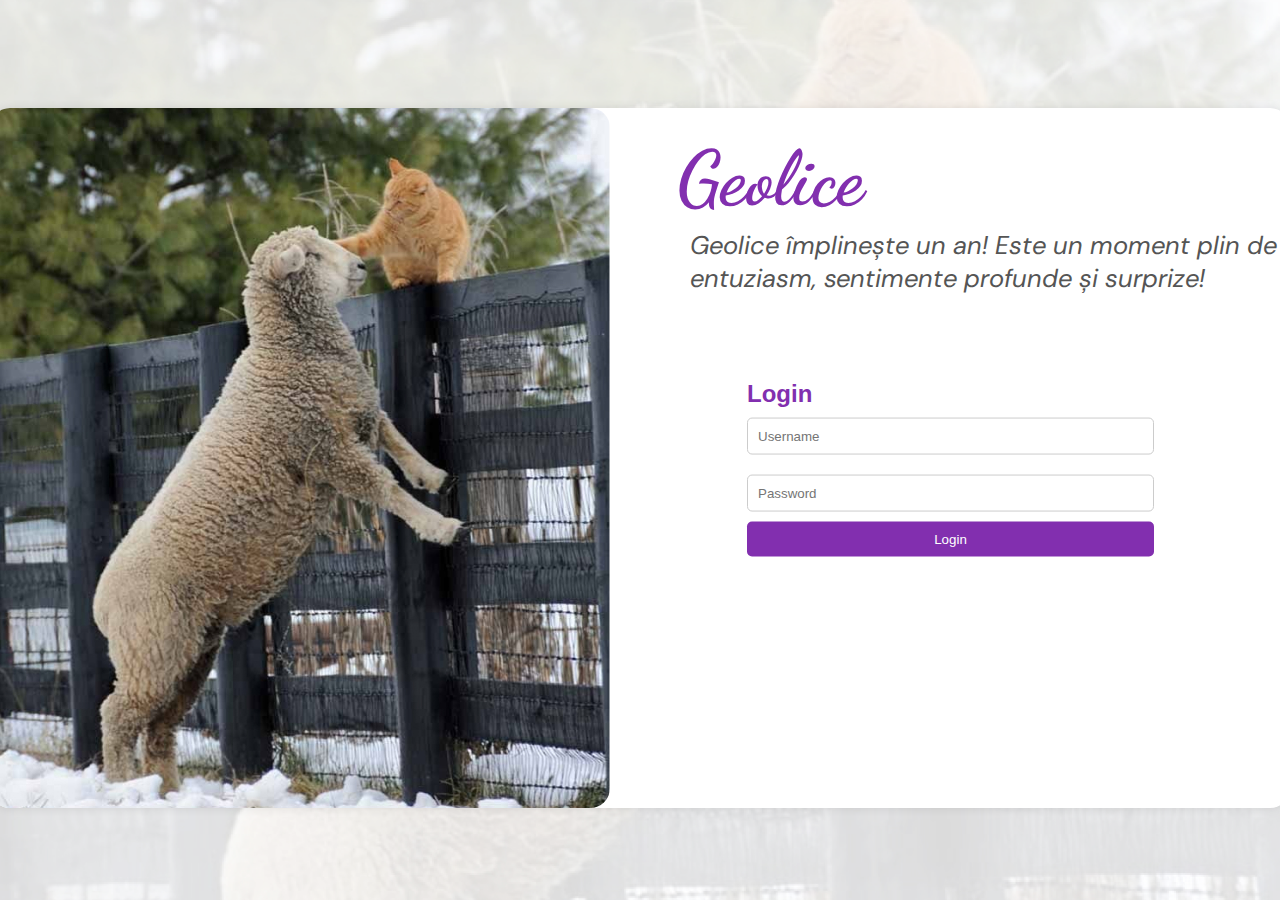
<file: index.html>
<!DOCTYPE html>
<html lang="en">
<head>
  <meta charset="UTF-8">
  <meta name="viewport" content="width=device-width, initial-scale=1.0">
  <title>Welcome to Geolice</title>
  <link rel="shortcut icon" type="image/x-icon" href="favicon.ico?">
  <link rel="stylesheet" href="style.css"> <!-- Link to external CSS -->
  <link href="https://fonts.googleapis.com/css2?family=Dancing+Script:wght@400;700&display=swap" rel="stylesheet">
  <link href="https://fonts.googleapis.com/css2?family=DM+Sans:wght@400;500;700&family=Poppins:wght@400;500;700&display=swap" rel="stylesheet">
</head>
<body>
  <div class="login-container">
    <div class="custom-text">Geolice</div>
    <p class="subtitle-text">Geolice împlinește un an! Este un moment plin de entuziasm, sentimente profunde și surprize!</p>
    <img src="loginpic.jpg" alt="Overlapping" class="overlap-image">
    <form id="loginForm">
      <h2 class="login-title">Login</h2>
      <input type="text" id="username" placeholder="Username" required>
      <input type="password" id="password" placeholder="Password" required>
      <button type="submit">Login</button>
    </form>
    <p id="message" style="color: red;"></p>
  </div>
  <script src="script.js"></script>
</body>
</html>
</file>
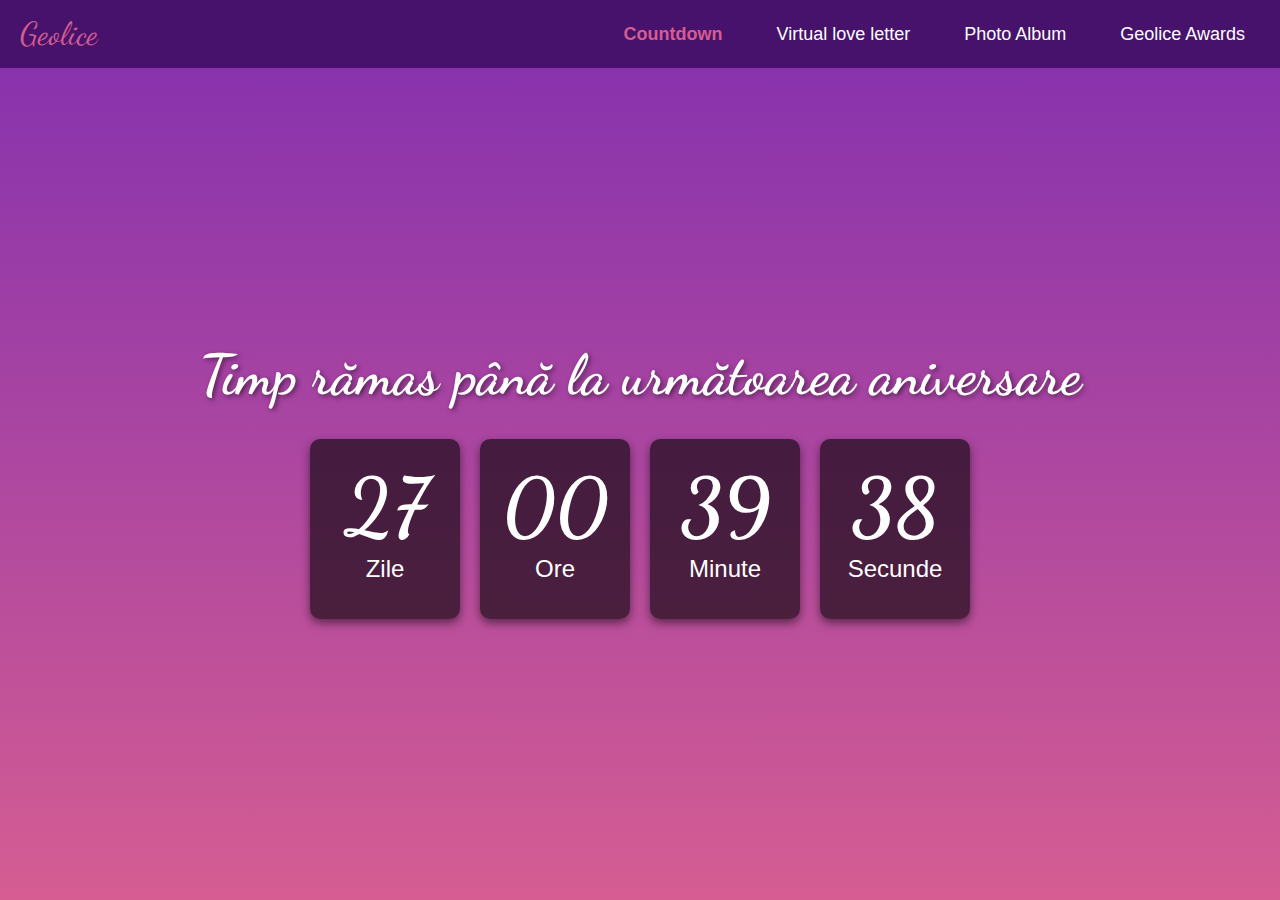
<file: countdown.html>
<!DOCTYPE html>
<html lang="en">
<head>
  <meta charset="UTF-8">
  <meta name="viewport" content="width=device-width, initial-scale=1.0">
  <title>Countdown to our Anniversary</title>
  <link rel="shortcut icon" type="image/x-icon" href="favicon.ico?">
  <link rel="stylesheet" href="countdown.css">
  <link href="https://fonts.googleapis.com/css2?family=Dancing+Script:wght@400;700&display=swap" rel="stylesheet">
</head>
<body>
  <header class="navbar">
    <div class="navbar-left">
      <span class="brand-name">Geolice</span>
    </div>
    <div class="navbar-right">
      <a href="countdown.html" class="active">Countdown</a>
      <a href="letter.html">Virtual love letter</a>
      <a href="photo-album.html">Photo Album</a>
      <a href="awards.html">Geolice Awards</a>
    </div>
  </header>

  <main class="countdown-section">
    <div id="countdown-title" class="title">Timp rămas până la următoarea aniversare</div>
    <div class="countdown">
      <div class="time-box">
        <div class="flip">
          <span id="days" class="number">00</span>
        </div>
        <span class="label">Zile</span>
      </div>
      <div class="time-box">
        <div class="flip">
          <span id="hours" class="number">00</span>
        </div>
        <span class="label">Ore</span>
      </div>
      <div class="time-box">
        <div class="flip">
          <span id="minutes" class="number">00</span>
        </div>
        <span class="label">Minute</span>
      </div>
      <div class="time-box">
        <div class="flip">
          <span id="seconds" class="number">00</span>
        </div>
        <span class="label">Secunde</span>
      </div>
    </div>
    <div id="countdown-message" class="countdown-message"></div>
  </main>

  <script src="countdown.js"></script>
</body>
</html>
</file>
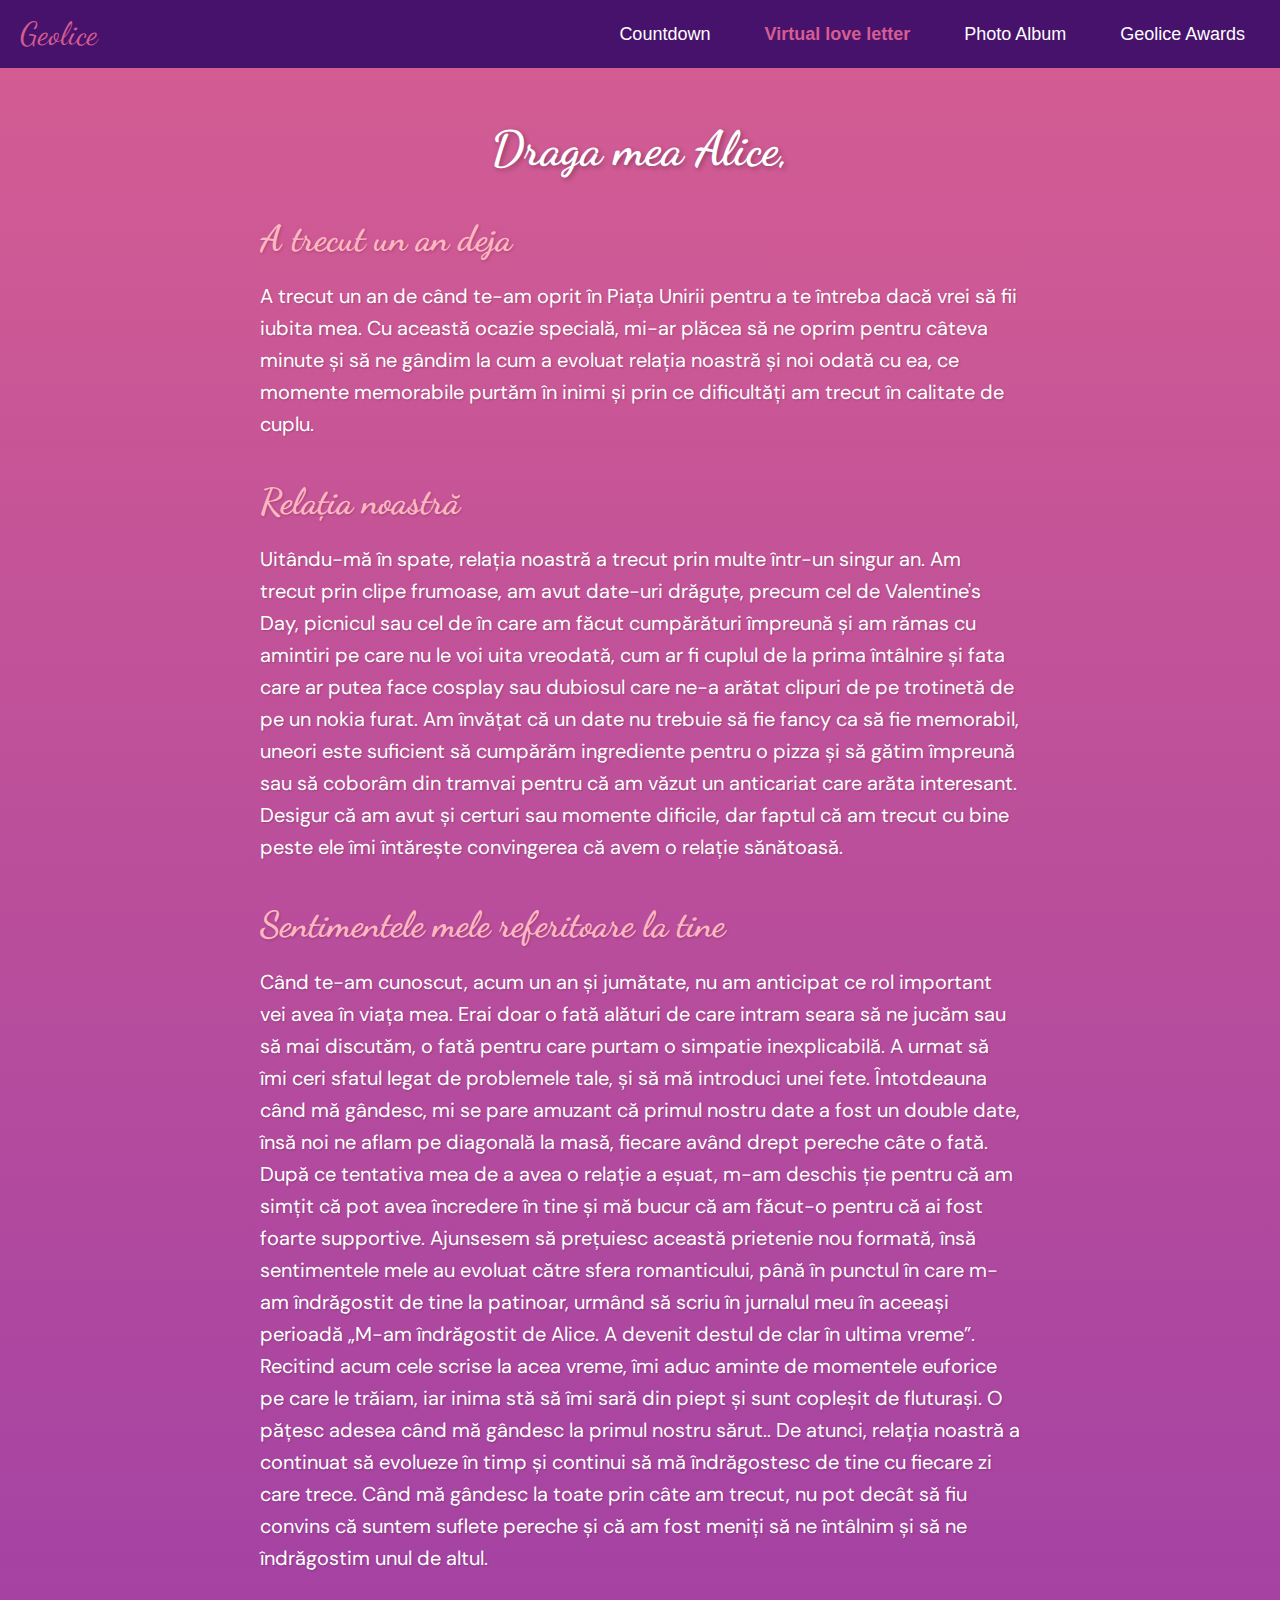
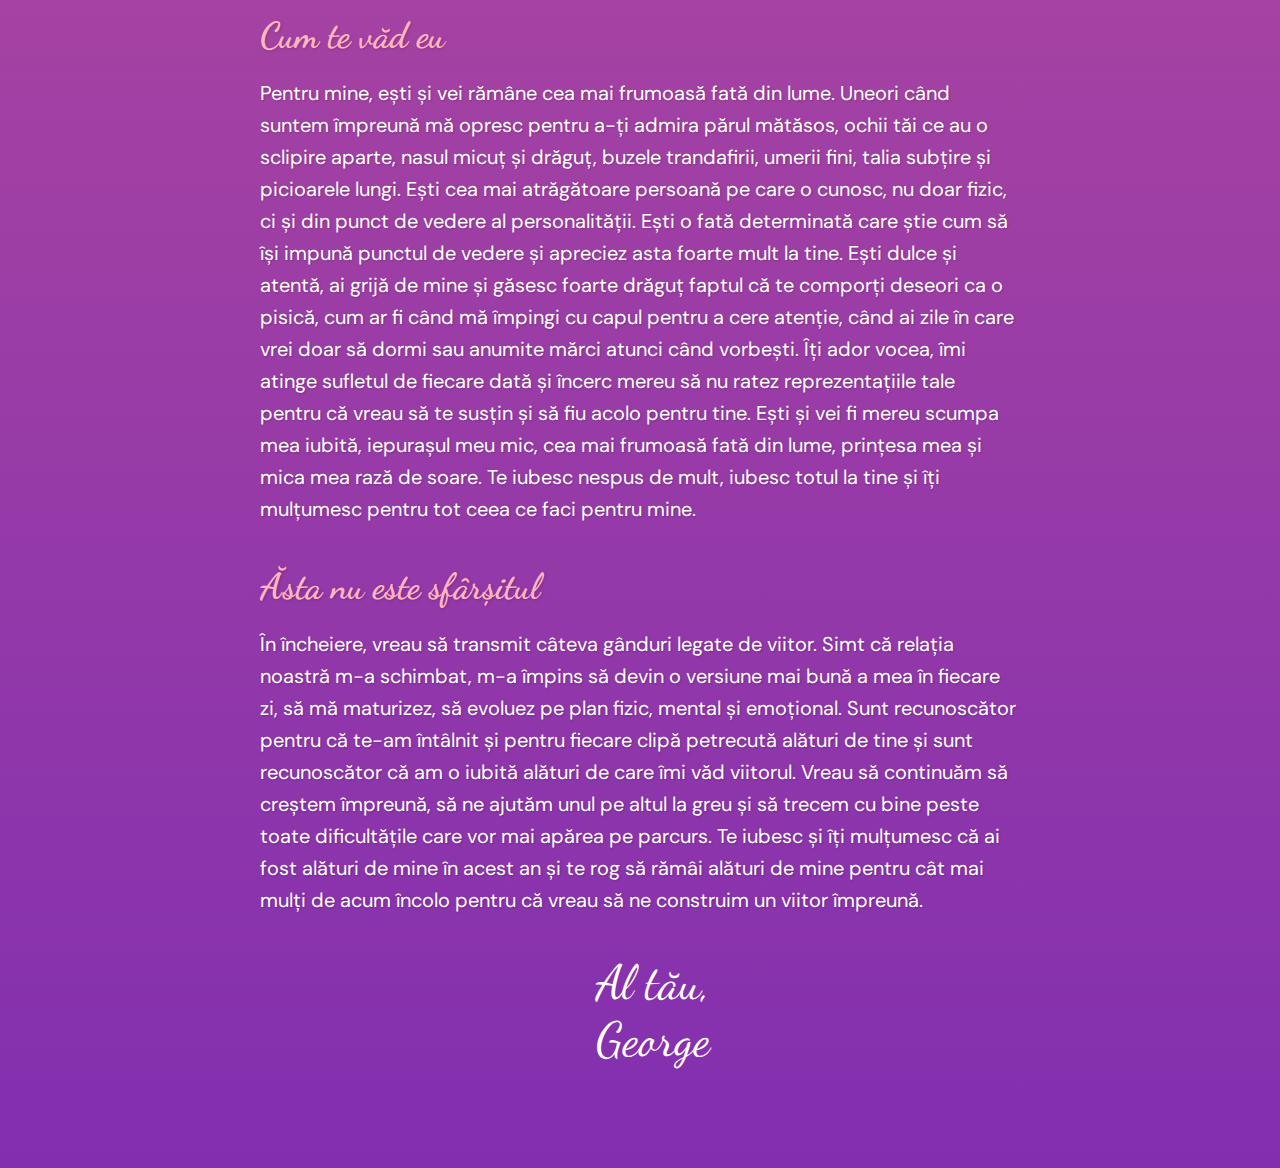
<file: letter.html>
<!DOCTYPE html>
<html lang="en">
<head>
  <meta charset="UTF-8">
  <meta name="viewport" content="width=device-width, initial-scale=1.0">
  <title>Virtual Love Letter</title>
  <link rel="shortcut icon" type="image/x-icon" href="favicon.ico?">
  <link rel="stylesheet" href="letter.css">
  <link href="https://fonts.googleapis.com/css2?family=Dancing+Script:wght@400;700&display=swap" rel="stylesheet">
  <link href="https://fonts.googleapis.com/css2?family=DM+Sans:wght@400;500;700&family=Poppins:wght@400;500;700&display=swap" rel="stylesheet">
</head>
<body>
  <header class="navbar">
    <div class="navbar-left">
      <span class="brand-name">Geolice</span>
    </div>
    <div class="navbar-right">
      <a href="countdown.html">Countdown</a>
      <a href="letter.html" class="active">Virtual love letter</a>
      <a href="photo-album.html">Photo Album</a>
      <a href="awards.html">Geolice Awards</a>
    </div>
  </header>

  <main class="letter-container">
    <div class="letter-title">Draga mea Alice,</div>
    
    <section class="letter-part">
      <h2 class="part-title">A trecut un an deja</h2>
      <p class="part-content">
        A trecut un an de când te-am oprit în Piața Unirii pentru a te întreba dacă 
        vrei să fii iubita mea. Cu această ocazie specială, mi-ar plăcea să ne oprim 
        pentru câteva minute și să ne gândim la cum a evoluat relația noastră și noi 
        odată cu ea, ce momente memorabile purtăm în inimi și prin ce dificultăți am 
        trecut în calitate de cuplu.
      </p>
    </section>
    
    <section class="letter-part">
      <h2 class="part-title">Relația noastră</h2>
      <p class="part-content">
        Uitându-mă în spate, relația noastră a trecut prin multe într-un singur an. Am 
        trecut prin clipe frumoase, am avut date-uri drăguțe, precum cel de Valentine's Day,
         picnicul sau cel de în care am făcut cumpărături împreună și am rămas cu amintiri
          pe care nu le voi uita vreodată, cum ar fi cuplul de la prima întâlnire și 
          fata care ar putea face cosplay sau dubiosul care ne-a arătat clipuri de pe 
          trotinetă de pe un nokia furat. Am învățat că un date nu trebuie să fie fancy 
          ca să fie memorabil, uneori este suficient să cumpărăm ingrediente pentru o 
          pizza și să gătim împreună sau să coborâm din tramvai pentru că am văzut un 
          anticariat care arăta interesant. Desigur că am avut și certuri sau momente 
          dificile, dar faptul că am trecut cu bine peste ele îmi întărește convingerea 
          că avem o relație sănătoasă.

      </p>
    </section>
    
    <section class="letter-part">
      <h2 class="part-title">Sentimentele mele referitoare la tine</h2>
      <p class="part-content">
        Când te-am cunoscut, acum un an și jumătate, nu am anticipat ce rol important vei 
        avea în viața mea. Erai doar o fată alături de care intram seara să ne jucăm sau 
        să mai discutăm, o fată pentru care purtam o simpatie inexplicabilă. A urmat să îmi
         ceri sfatul legat de problemele tale, și să mă introduci unei fete. Întotdeauna 
         când mă gândesc, mi se pare amuzant că primul nostru date a fost un double date, 
         însă noi ne aflam pe diagonală la masă, fiecare având drept pereche câte o fată. 
         După ce tentativa mea de a avea o relație a eșuat, m-am deschis ție pentru că am 
         simțit că pot avea încredere în tine și mă bucur că am făcut-o pentru că ai fost 
         foarte supportive. Ajunsesem să prețuiesc această prietenie nou formată, însă 
         sentimentele mele au evoluat către sfera romanticului, până în punctul în care m-am
         îndrăgostit de tine la patinoar, urmând să scriu în jurnalul meu în aceeași perioadă
         „M-am îndrăgostit de Alice. A devenit destul de clar în ultima vreme”. Recitind acum
         cele scrise la acea vreme, îmi aduc aminte de momentele euforice pe care le trăiam, 
         iar inima stă să îmi sară din piept și sunt copleșit de fluturași. O pățesc adesea 
         când mă gândesc la primul nostru sărut.. De atunci, relația noastră a continuat să 
         evolueze în timp și continui să mă îndrăgostesc de tine cu fiecare zi care trece. 
         Când mă gândesc la toate prin câte am trecut, nu pot decât să fiu convins că suntem 
         suflete pereche și că am fost meniți să ne întâlnim și să ne îndrăgostim unul de altul.
      </p>
    </section>
    
    <section class="letter-part">
      <h2 class="part-title">Cum te văd eu</h2>
      <p class="part-content">
        Pentru mine, ești și vei rămâne cea mai frumoasă fată din lume. Uneori când suntem 
        împreună mă opresc pentru a-ți admira părul mătăsos, ochii tăi ce au o sclipire aparte,
        nasul micuț și drăguț, buzele trandafirii, umerii fini, talia subțire și picioarele 
        lungi. Ești cea mai atrăgătoare persoană pe care o cunosc, nu doar fizic, ci și din 
        punct de vedere al personalității. Ești o fată determinată care știe cum să își impună
        punctul de vedere și apreciez asta foarte mult la tine. Ești dulce și atentă, ai grijă
        de mine și găsesc foarte drăguț faptul că te comporți deseori ca o pisică, cum ar fi
        când mă împingi cu capul pentru a cere atenție, când ai zile în care vrei doar să dormi 
        sau anumite mărci atunci când vorbești. Îți ador vocea, îmi atinge sufletul de fiecare 
        dată și încerc mereu să nu ratez reprezentațiile tale pentru că vreau să te susțin 
        și să fiu acolo pentru tine. Ești și vei fi mereu scumpa mea iubită, iepurașul meu 
        mic, cea mai frumoasă fată din lume, prințesa mea și mica mea rază de soare. Te iubesc 
        nespus de mult, iubesc totul la tine și îți mulțumesc pentru tot ceea ce faci pentru mine.
      </p>
    </section>
    
    <section class="letter-part">
      <h2 class="part-title">Ăsta nu este sfârșitul </h2>
      <p class="part-content">
        În încheiere, vreau să transmit câteva gânduri legate de viitor. Simt că relația noastră 
        m-a schimbat, m-a împins să devin o versiune mai bună a mea în fiecare zi, să mă maturizez, 
        să evoluez pe plan fizic, mental și emoțional.  Sunt recunoscător pentru că te-am întâlnit 
        și pentru fiecare clipă petrecută alături de tine și sunt recunoscător că am o iubită 
        alături de care îmi văd viitorul. Vreau să continuăm să creștem împreună, să ne ajutăm 
        unul pe altul la greu și să trecem cu bine peste toate dificultățile care vor mai apărea 
        pe parcurs. Te iubesc și îți mulțumesc că ai fost alături de mine în acest an și te rog să 
        rămâi alături de mine pentru cât mai mulți de acum încolo pentru că vreau să ne construim 
        un viitor împreună.
      </p>
      <br>
    </section>

    
  </main>
  <div class="signature">Al tău, George</div>
</body>
</html>
</file>
<file: style.css>
body {
    font-family: Arial, sans-serif;
    display: flex;
    justify-content: center;
    align-items: center;
    height: 100vh;
    margin: 0; 
    height: 100%; 
    overflow: hidden; 
  }
  
  body::before {
    content: '';
    position: absolute;
    top: 0;
    left: 0;
    width: 100%;
    height: 100%;
    background: url('background.jpg') no-repeat center center;
    background-size: cover;
    opacity: 0.7; /* Adjust opacity here */
    z-index: -1; /* Place the background behind content */
  }
  
  .login-container {
    position: absolute;
    top: 12%; /* Move the top edge to the middle of the screen */
    display: flex; /* Enable Flexbox */
    justify-content: flex-end; /* Align items to the right */
    align-items: center; /* Center items vertically */
    padding: 250px;
    background: #fff;
    border-radius: 20px;
    box-shadow: 0 0 10px rgba(0, 0, 0, 0.1);
    text-align: left;
    width: 80%; /* Container takes up 30% of the screen width */
    max-width: 800px; 
    height: 200px;
    z-index: 1;
  }
  
  .login-container img {
    position: absolute;
    top: 50%; /* Center vertically relative to the container */
    left: 0px; /* Move it to the left of the container */
    transform: translateY(-50%); /* Adjust vertical centering */
    width: 620px; /* Set the size of the image */
    height: 700px; /* Maintain aspect ratio */
    border-radius: 20px; 
    z-index: 2; /* Place it behind the container (optional) */
    object-fit: cover;
  }

  #loginForm {
    position: absolute; /* Absolute positioning */
    top: 50%; /* Adjust the vertical position */
    right: -227px; /* Adjust the horizontal position */
    transform: translateY(-50%); /* Center vertically within the container */
    width: 770px;
  }

  .login-container input {
    margin: 10px 0;
    padding: 10px;
    width: 50%;
    border: 1px solid #ccc;
    border-radius: 5px;
    right: 30px;
  }
  
  .login-container button {
    padding: 10px;
    width: 407px;
    background-color: #822FAF;
    color: white;
    border: none;
    border-radius: 5px;
    cursor: pointer;
  }
  
  .login-container button:hover {
    background-color: #47126B;
  }
  .custom-text {
    font-family: 'Dancing Script', cursive; /* Set the font */
    font-size: 76px; /* Set the font size */
    font-weight: bold; /* Optional: Make the text bold */
    color: #822FAF; /* Set the text color */
    position: absolute; /* Allow manual placement using coordinates */
    top: 70px; /* Vertical position */
    left: 780px; /* Horizontal position */
    transform: translate(-50%, -50%); /* Optional: Center adjust based on its size */
    z-index: 3;
  }

  .subtitle-text {
    font-family: DM Sans, sans-serif; /* Matches body font */
    font-size: 1.6rem;
    font-style: italic;
    color: #555; /* Subtle, contrasting color */
    position: absolute; /* Allow manual placement using coordinates */
    top: 95px; /* Vertical position */
    left: 700px; /* Horizontal position */
    margin-bottom: 440px;
    text-align: left;
}

.login-title {
  font-family: Arial, sans-serif; /* Matches body font */
  font-size: 1.5rem; /* Adjust size for prominence */
  color: #822FAF; /* Match button hover color for consistency */
  margin-bottom: 0px; /* Space between title and form */
  text-align: left; /* Center-align above the form */
}
</file>
<file: countdown.css>
/* General Reset */
* {
  margin: 0;
  padding: 0;
  box-sizing: border-box;
}

body {
  font-family: 'Arial', sans-serif;
  background: linear-gradient(to bottom, #822FAF, #D55D92);
  color: white;
  display: flex;
  flex-direction: column;
  align-items: center;
  justify-content: center;
  height: 100vh;
  overflow: hidden;
}

/* Navbar */
.navbar {
  position: absolute;
  top: 0;
  width: 100%;
  background: #47126B;
  display: flex; /* Use flexbox to align items */
  align-items: center;
  justify-content: space-between;
  padding: 15px 20px;
}

.navbar-left {
  flex: 1; /* Push the text to the left */
}

.brand-name {
  font-family: 'Dancing Script', cursive;
  font-size: 32px;
  color: #D55D92; /* Highlighted text color */
}

.navbar-right {
  flex: 3; /* Allows the links to align right */
  display: flex;
  justify-content: flex-end; /* Align the links to the right */
  gap: 24px; /* Add spacing between links */
}

.navbar a {
  color: white;
  text-decoration: none;
  margin: 0 15px;
  font-size: 18px;
  transition: color 0.3s ease, background-color 0.3s ease;
  display: inline-block;
}

.navbar a:hover {
  color: #973AA8;
}

.navbar a.active {
  color: #D55D92; /* Keeps the active link highlighted */
  font-weight: bold;
}

.navbar a.active:hover {
  color: #973AA8; /* Ensures the hover behavior is consistent */
}

/* Countdown Section */
.countdown-section {
  text-align: center;
  margin-top: 80px;
}

.title {
  font-size: 56px;
  color: white;
  font-family: 'Dancing Script', cursive;
  font-weight: bold;
  margin-bottom: 30px;
  text-shadow: 2px 2px 5px rgba(0, 0, 0, 0.5);
}

.countdown {
  display: flex;
  justify-content: center;
  gap: 20px;
}

.time-box {
  background: rgba(0, 0, 0, 0.6);
  padding: 20px;
  border-radius: 10px;
  text-align: center;
  width: 150px;
  height: 180px;
  box-shadow: 0 4px 10px rgba(0, 0, 0, 0.5);
  transform-style: preserve-3d;
  perspective: 1000px;
  transform-origin: bottom;
  transition: transform 0.6s ease-in-out;
}

.time-box.flip {
  transform: rotateX(-180deg);
}

.number {
  font-family: 'Dancing Script', sans-serif;
  font-size: 80px;
  font-weight: bold;
  position: relative;
}

.label {
  font-size: 24px;
  margin-top: 5px;
}

/* Responsive Design */
@media (max-width: 600px) {
  .countdown {
    flex-wrap: wrap;
  }
  .time-box {
    width: 80px;
    height: 100px;
  }
  .number {
    font-size: 36px;
  }
  .label {
    font-size: 14px;
  }
}

.countdown-message {
  font-size: 28px;
  color: white;
  font-family: 'Dancing Script', cursive;
  margin-top: 20px;
  text-shadow: 2px 2px 5px rgba(0, 0, 0, 0.3);
  font-weight: bold;
}
</file>
<file: letter.css>
/* General Reset */
* {
    margin: 0;
    padding: 0;
    box-sizing: border-box;
  }
  
  body {
    font-family: 'Arial', sans-serif;
    background: linear-gradient(to bottom, #D55D92, #822FAF);
    color: #fff;
    display: flex;
    flex-direction: column;
    align-items: center;
    min-height: 100vh;
  }
  
  header.navbar {
    position: fixed;
    top: 0;
    width: 100%;
    background: #47126B;
    display: flex;
    align-items: center;
    justify-content: space-between;
    padding: 15px 20px;
    z-index: 1000;
  }
  
  .navbar-left .brand-name {
    font-family: 'Dancing Script', cursive;
    font-size: 32px;
    color: #D55D92;
  }
  
  .navbar-right {
    display: flex;
    gap: 24px;
    font-family: 'Arial', sans-serif; /* Standard font for navbar links */
  }
  
  .navbar a {
    color: white;
    text-decoration: none;
    margin: 0 15px;
    font-size: 18px;
    transition: color 0.3s ease;
    display: inline-block;
  }
  
  .navbar a:hover {
    color: #973AA8;
  }
  
  .navbar a.active {
    color: #D55D92;
    font-weight: bold;
  }

  .navbar a.active:hover {
    color: #973AA8; /* Ensures the hover behavior is consistent */
  }
  
  /* Letter Container */
  .letter-container {
    padding: 120px 20px 40px;
    max-width: 800px;
    text-align: center;
  }
  
  .letter-title {
    font-family: 'Dancing Script', cursive;
    font-size: 48px;
    font-weight: bold;
    margin-bottom: 40px;
    text-shadow: 2px 2px 5px rgba(0, 0, 0, 0.3);
  }
  
  .letter-part {
    margin-bottom: 40px;
    text-align: left;
  }
  
  .part-title {
    font-family: 'Dancing Script', cursive; /* Keep script font for titles */
    font-size: 36px;
    color: #FFB6C1;
    margin-bottom: 20px;
    text-shadow: 1px 1px 3px rgba(0, 0, 0, 0.2);
  }
  
  .part-content {
    font-family: 'DM Sans', sans-serif; /* Standard font for paragraphs */
    font-size: 20px;
    line-height: 1.6;
    text-shadow: 1px 1px 2px rgba(0, 0, 0, 0.2);
  }

  .signature {
    font-family: 'Dancing Script', cursive;
    font-size: 48px;
    color: white;
    text-align: right;
    margin: -60px 570px 100px; /* Space between content and signature */
    align-self: flex-end; /* Ensure it's right-aligned */
  }
</file>
